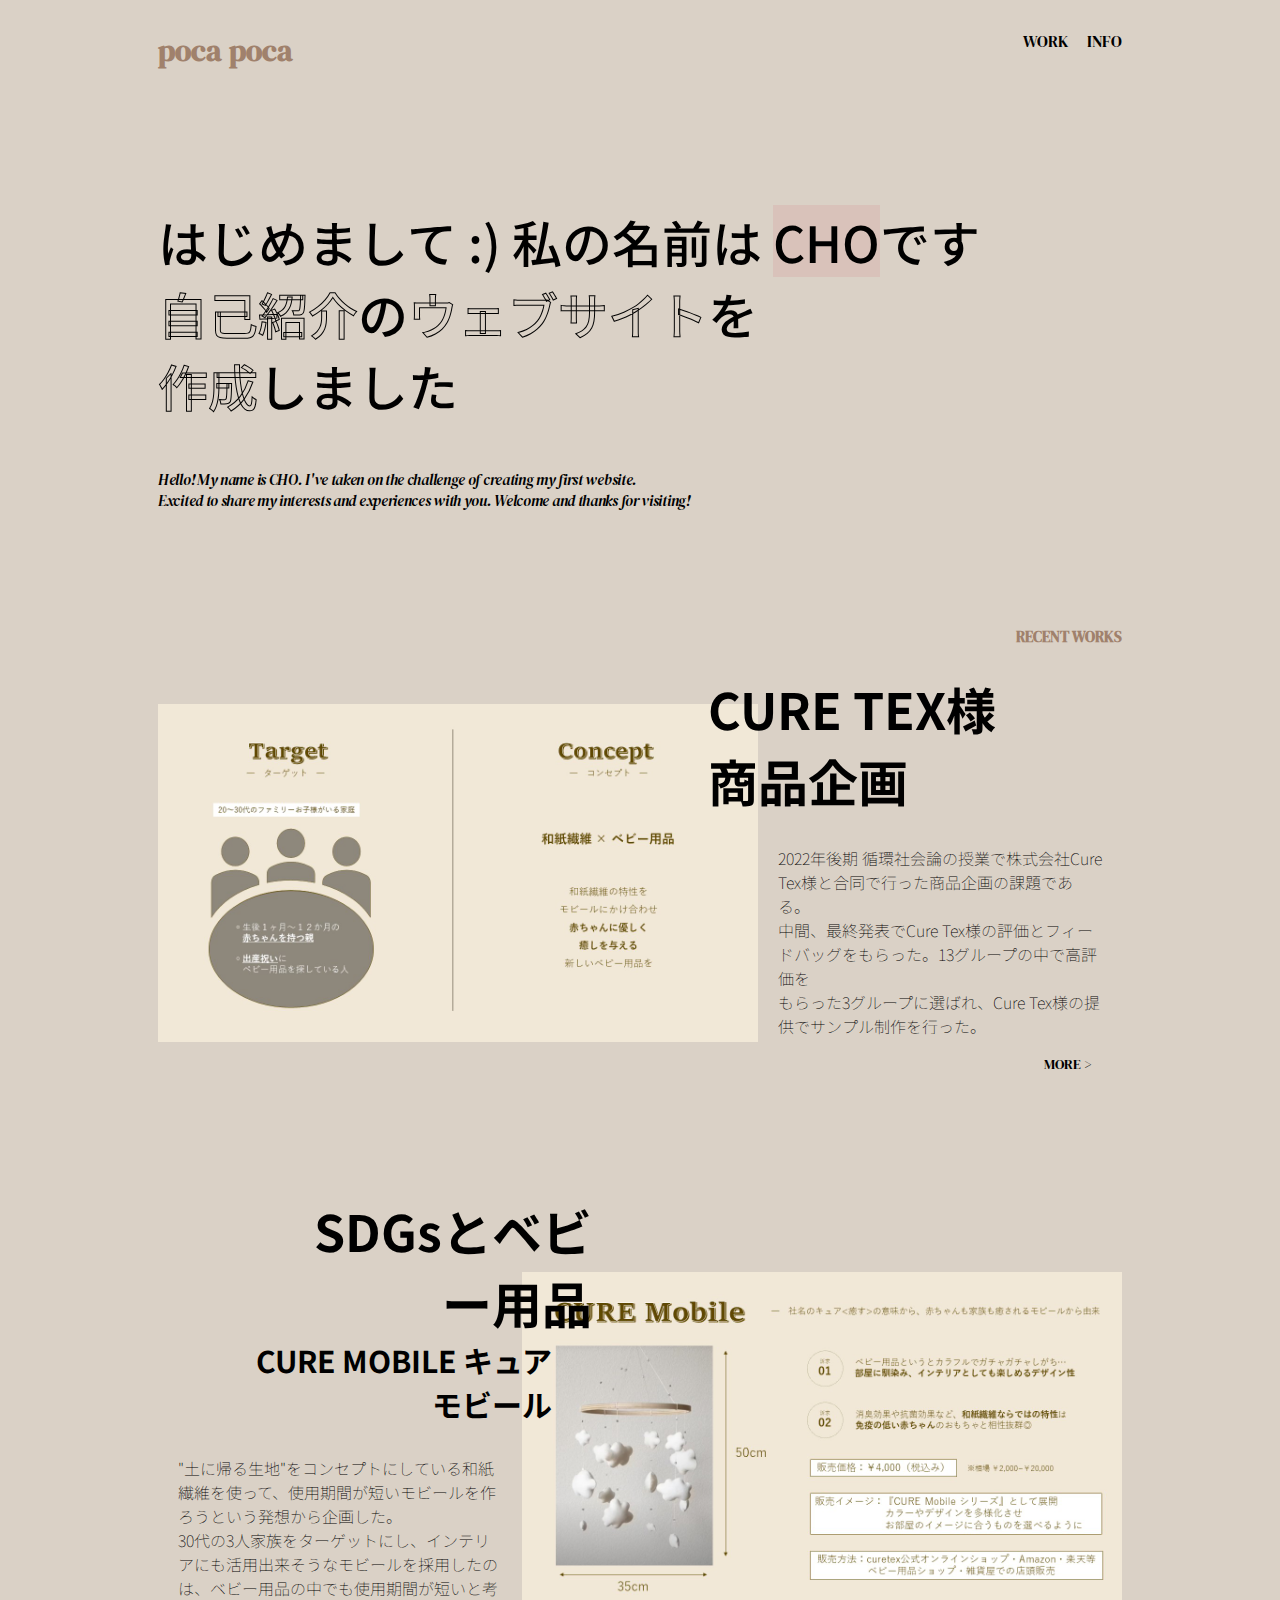
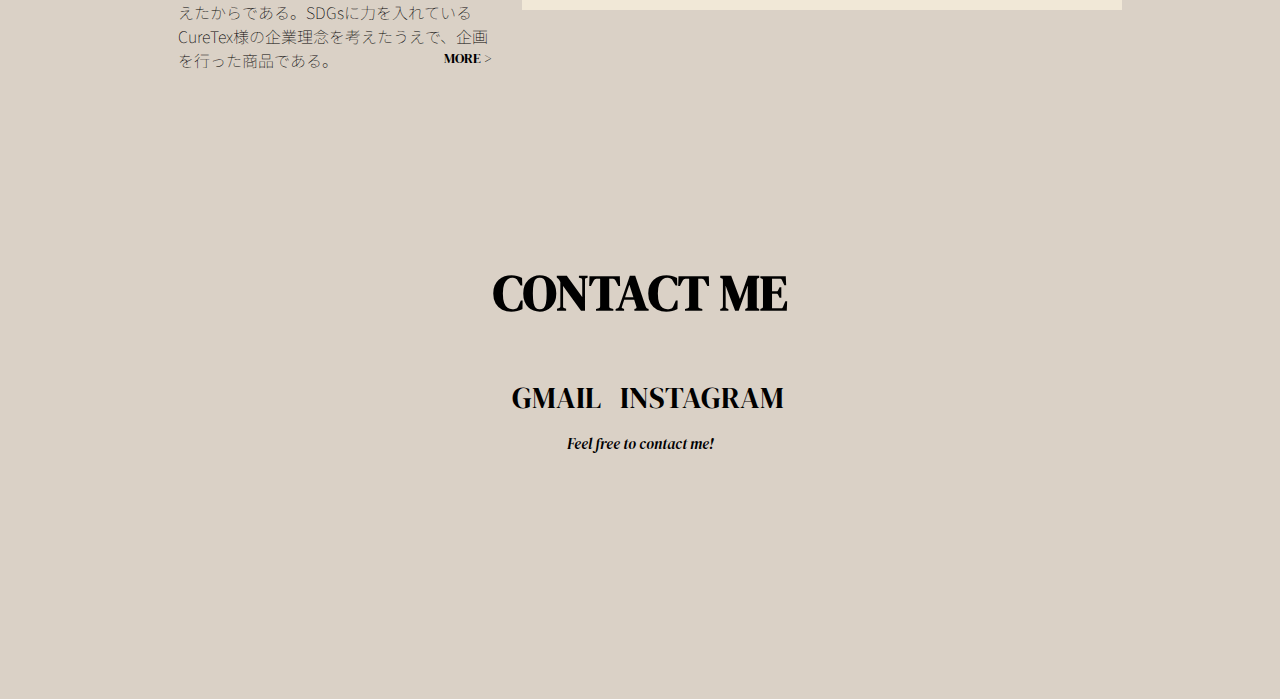
<file: index.html>
<!DOCTYPE html>

<html lang="en">

<head>
    <meta charset="UTF-8">
    <meta name="viewport" content="width=device-width, initial-scale=1.0">
    <title>about</title>

    <link rel="stylesheet" type="text/css" href="style.css">

    <link href="https://fonts.googleapis.com/css2?family=DM+Serif+Display&display=swap" rel="stylesheet">
    <link href="https://fonts.googleapis.com/css2?family=DM+Serif+Display&family=Noto+Sans+JP&family=Yusei+Magic&display=swap" rel="stylesheet">

   


</head>

<body>

    <div class="frame">

        <nav class="navigator">
            <h3 class="site-name">poca poca</h3>
            <ul>
                <li><a class="nav-menu" href="index.html">WORK</a></li>
                <li><a class="nav-menu" href="info.html">INFO</a></li>
            </ul>
        </nav>


        <div class="dashboard">
            <h1 class="japanese-comment">はじめまして :) 私の名前は <a class="sample">CHO</a>です<br>
                <a class="highlight type1">自己紹介</a>の<a class="highlight type2">ウェブサイト</a>を<br>
                <a class="highlight type3">作成</a>しました</h1>

            <p class="english-comment">Hello! My name is CHO. I've taken on the challenge of creating my first website. <br>Excited to share my interests and experiences with you. Welcome and thanks for visiting!</p>

        </div>

            

        <h5 class="recent-menu"> RECENT WORKS </h5>

        <div class="recent-works">
            <div class="article" id="arti1">
                <img class="thumnail" id="thumb1" src="thumnail1.jpg">
                <div class="article-info">
                    <h3 class="article-name" id="name1">CURE TEX様 商品企画</h3>
                    <p class="article-comment">2022年後期 循環社会論の授業で株式会社Cure Tex様と合同で行った商品企画の課題である。<br>中間、最終発表でCure Tex様の評価とフィードバッグをもらった。13グループの中で高評価を<br>もらった3グループに選ばれ、Cure Tex様の提供でサンプル制作を行った。</p>
                    <a class="more">MORE ></a>
                </div>
            </div>

            <div class="article" id="arti2">
                <div class="article-info">
                    <h3 class="article-name" id="name2-1">SDGsとベビー用品</h3>
                    <h3 class="article-name" id="name2-2">CURE MOBILE キュアモビール</h3>
                    <p class="article-comment" id="comment2">"土に帰る生地"をコンセプトにしている和紙繊維を使って、使用期間が短いモビールを作ろうという発想から企画した。<br>30代の3人家族をターゲットにし、インテリアにも活用出来そうなモビールを採用したのは、ベビー用品の中でも使用期間が短いと考えたからである。SDGsに力を入れているCureTex様の企業理念を考えたうえで、企画を行った商品である。
                    <a class="more">MORE ></a>
                </div>
                <img class="thumnail" id="thumb1" src="thumnail2.jpg">
            </div>
        </div>

        <footer class="footer">
            <h3 class="contact">CONTACT ME</h3>
            <div class="links">
                <a class="GMAIL" href="mailto:dreamplaysixk@gmail.com">GMAIL</a>
                <a class="instagram" href="http://instagram.com/lovelyjinjichan">INSTAGRAM</a>
            </div>
            <p>Feel free to contact me!</p>
        </footer>
                

    </div>    
 

</body>

</html>
</file>
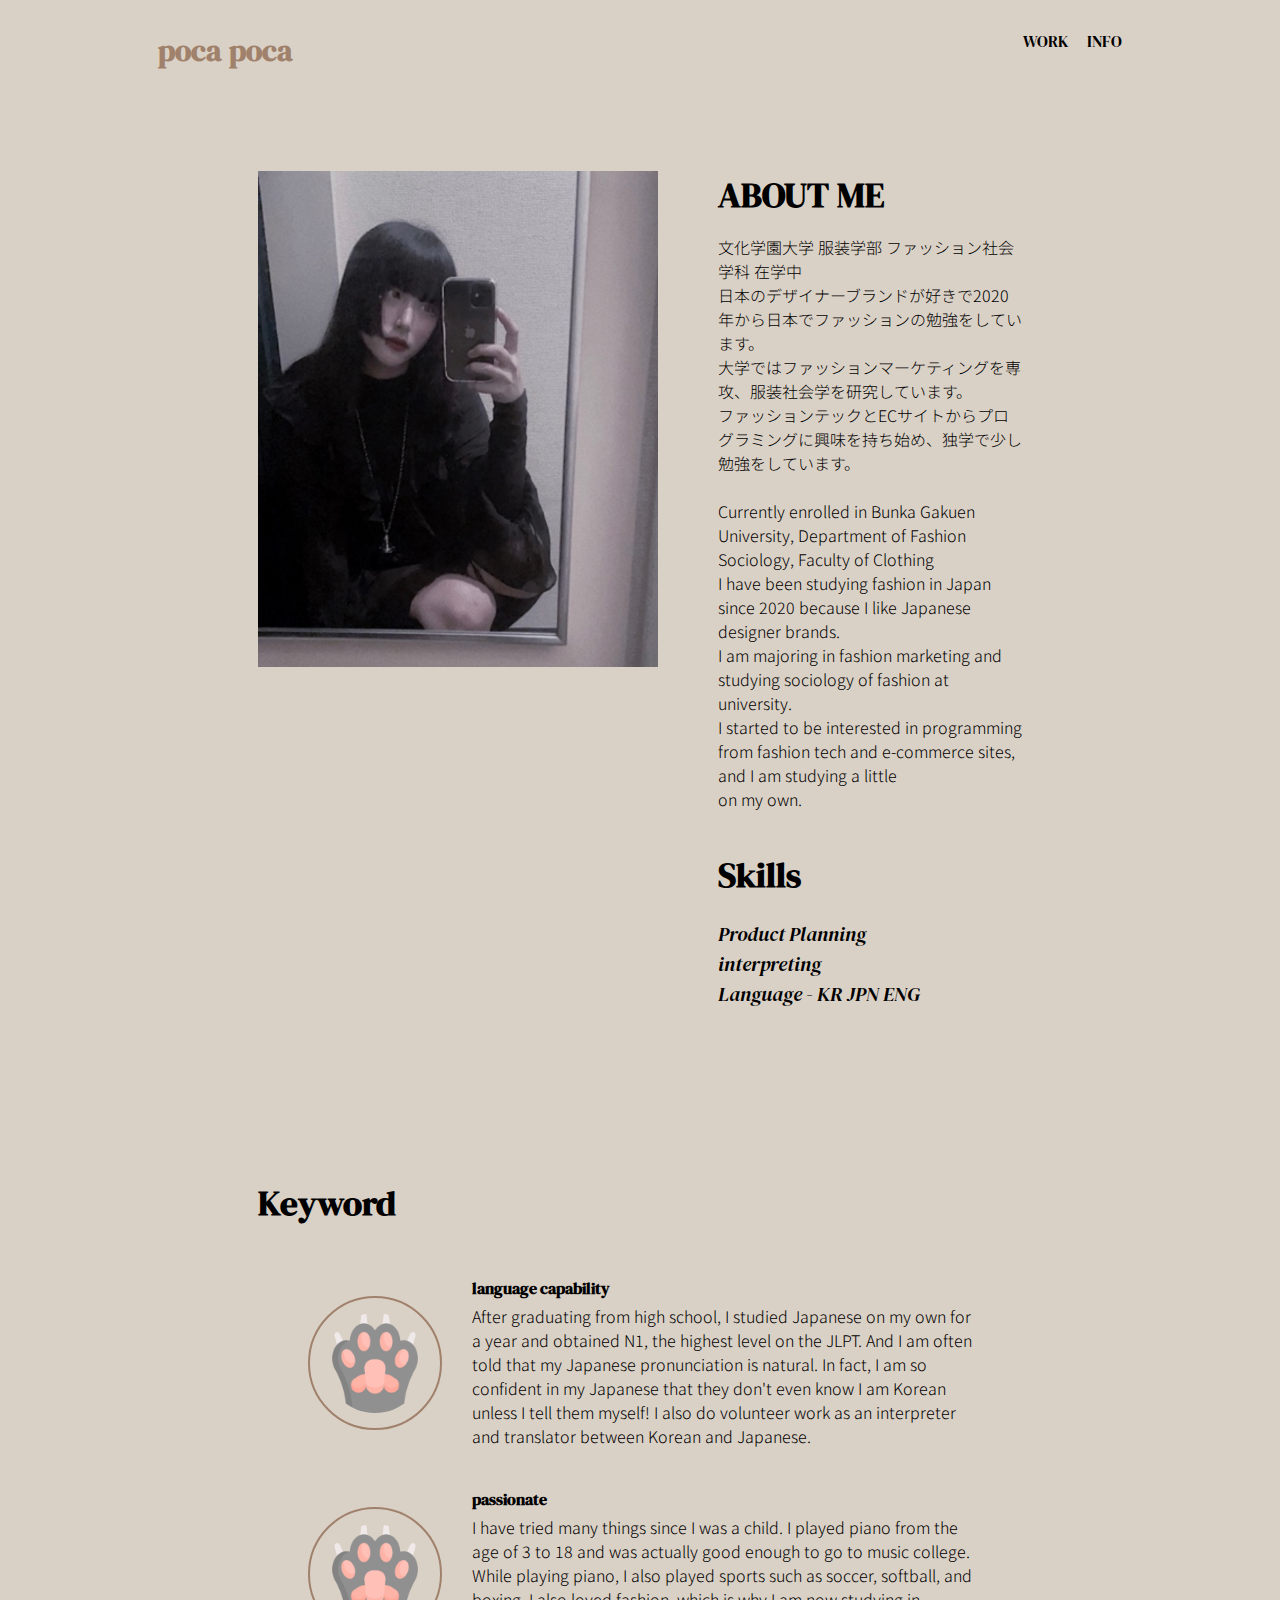
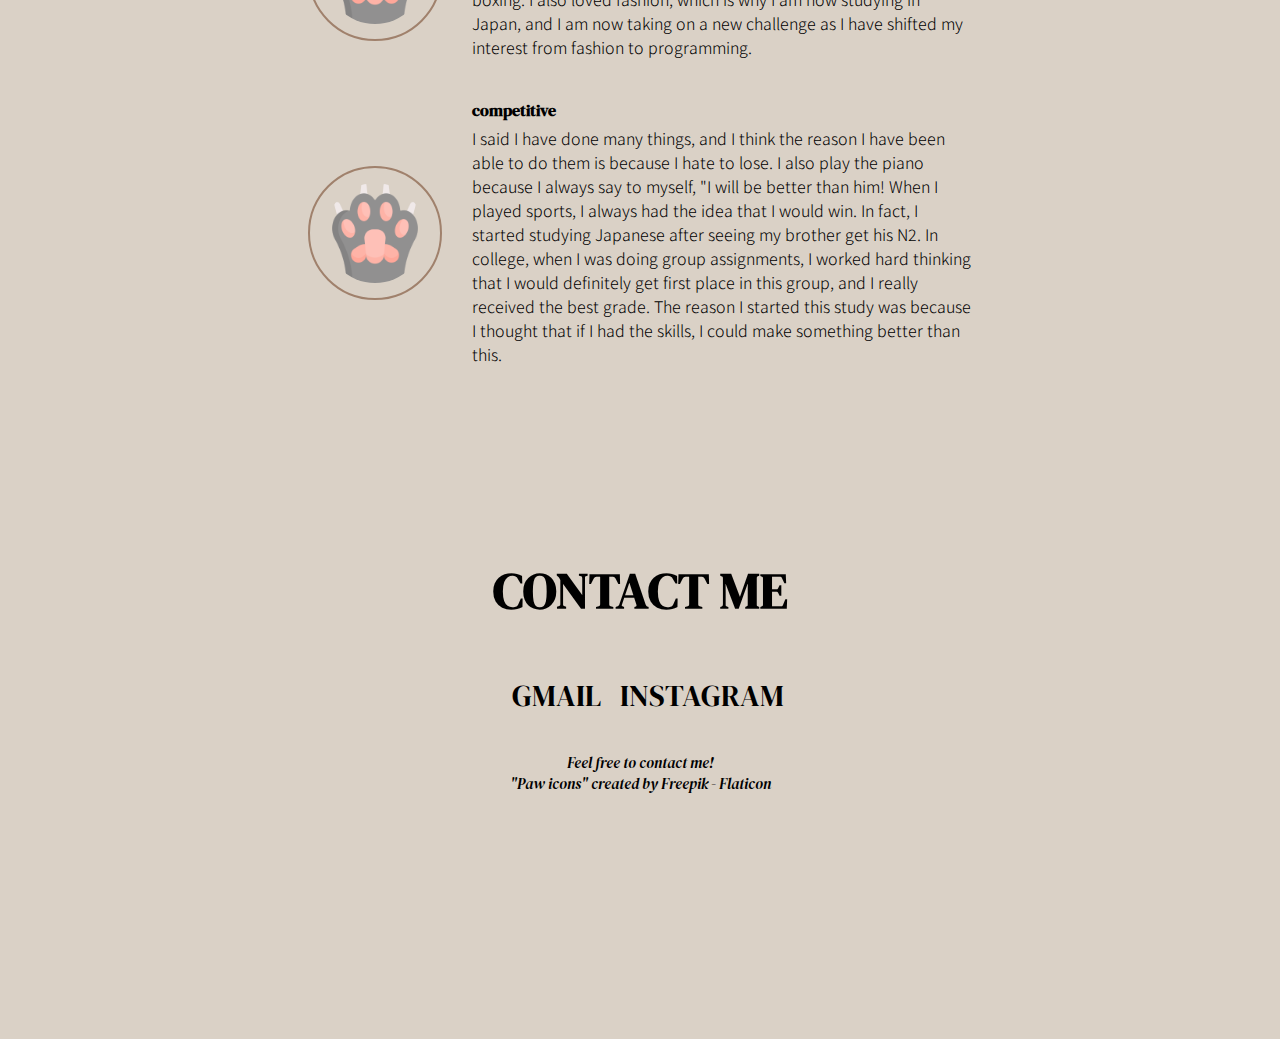
<file: info.html>
<!DOCTYPE html>

<html lang="en">

<head>
    <meta charset="UTF-8">
    <meta name="viewport" content="width=device-width, initial-scale=1.0">
    <title>INFO</title>

    <link rel="stylesheet" type="text/css" href="style.css">

    <link href="https://fonts.googleapis.com/css2?family=DM+Serif+Display&display=swap" rel="stylesheet">
    <link href="https://fonts.googleapis.com/css2?family=DM+Serif+Display&family=Noto+Sans+JP&family=Yusei+Magic&display=swap" rel="stylesheet">

</head>


<body>

    <div class="frame">

        <nav class="navigator">
            <h3 class="site-name">poca poca</h3>
            <ul>
                <li><a class="nav-menu" href="index.html">WORK</a></li>
                <li><a class="nav-menu" href="info.html">INFO</a></li>
            </ul>
        </nav>

        <div class="profile-section">
            <img id="profile-picture" src="profile.jpg">
            <div class="introduction">
                <h2>ABOUT ME</h2>
                <p>文化学園大学 服装学部 ファッション社会学科 在学中<br>日本のデザイナーブランドが好きで2020年から日本でファッションの勉強をしています。<br>大学ではファッションマーケティングを専攻、服装社会学を研究しています。<br>ファッションテックとECサイトからプログラミングに興味を持ち始め、独学で少し勉強をしています。<br><br>Currently enrolled in Bunka Gakuen University, Department of Fashion Sociology, Faculty of Clothing<br>
        
                    I have been studying fashion in Japan since 2020 because I like Japanese designer brands.<br>
                    I am majoring in fashion marketing and studying sociology of fashion at university.<br>
                    I started to be interested in programming from fashion tech and e-commerce sites, and I am studying a little<br> on my own.</p>

                <h2>Skills</h2>
                <p id="skills">Product Planning<br>interpreting<br>Language - KR JPN ENG</p>
            </div>
        </div>

        <h5 class="keyword-menu">Keyword</h5>

        <div class="keyword-section">

            <div class="keyword">
                <img class="keyword-icon" src="paw.png">
                <div class="keyword-intro">
                    <h4 class="keyword-name">language capability</h4>
                    <p class="keyword-exp">After graduating from high school, I studied Japanese on my own for a year and obtained N1, the highest level on the JLPT. And I am often told that my Japanese pronunciation is natural. In fact, I am so confident in my Japanese that they don't even know I am Korean unless I tell them myself! I also do volunteer work as an interpreter and translator between Korean and Japanese.</p>
                </div>
            </div>

            <div class="keyword">
                <img class="keyword-icon" src="paw.png">
                <div class="keyword-intro">
                    <h4 class="keyword-name">passionate</h4>
                    <p class="keyword-exp">I have tried many things since I was a child. I played piano from the age of 3 to 18 and was actually good enough to go to music college. While playing piano, I also played sports such as soccer, softball, and boxing. I also loved fashion, which is why I am now studying in Japan, and I am now taking on a new challenge as I have shifted my interest from fashion to programming.</p>
                </div>
            </div>

            <div class="keyword">
                <img class="keyword-icon" src="paw.png">
                <div class="keyword-intro">
                    <h4 class="keyword-name">competitive</h4>
                    <p class="keyword-exp">I said I have done many things, and I think the reason I have been able to do them is because I hate to lose. I also play the piano because I always say to myself, "I will be better than him! When I played sports, I always had the idea that I would win. In fact, I started studying Japanese after seeing my brother get his N2. In college, when I was doing group assignments, I worked hard thinking that I would definitely get first place in this group, and I really received the best grade. The reason I started this study was because I thought that if I had the skills, I could make something better than this.</p>
                </div>
            </div>

           
        </div>

        <footer class="footer">
            <h3 class="contact">CONTACT ME</h3>
            <div class="links">
                <a class="GMAIL" href="mailto:dreamplaysixk@gmail.com">GMAIL</a>
                <a class="instagram" href="instagram.com/lovelyjinjichan">INSTAGRAM</a>
            </div>
            <p class="footer-comment"><br>Feel free to contact me!<br><a href="https://www.flaticon.com/free-icons/paw" title="paw icons">"Paw icons" created by Freepik - Flaticon</a></p>
        </footer>

    </div>



</body>
</html>
</file>
<file: style.css>
body{
    background-color: #DAD1C6;
    
}

.frame{
    margin: 30px 150px;
    display: flex;
    flex-direction: column;
}

/*navigator*/

.navigator{
    display: flex;
    flex-direction: row;
    justify-content: space-between;
}

li{
    display: inline;
    align-self: center;
    margin: 0;
    margin-left: 15px;

}

ul{
    margin: 0;

}

.site-name{
    margin: 0;
    font-family: 'DM Serif Display', serif;
    font-size: 30px;
    color: #A0816C;
}

.nav-menu{
    font-family:"DM serif Display", serif;
    font-weight: 400;
    font-size: 16px;

}

a{
    color: black;
    text-decoration: none;
}

a:hover{
    color: white;
    transition: 0.3s;

}

/*dashboard*/

.dashboard{
    display: flex;
    flex-direction: column;
    margin-top: 100px;
}

.japanese-comment{
    font-family: 'Noto Sans JP', sans-serif;
    font-weight: 500;
    font-size: 50px;
}

.sample{
    background-color: #d9c2ba;
}

.sample:hover{
    background-color: transparent;
    color: #DAD1C6;
    -webkit-text-stroke: 1px black;
    transition: none;
}

.highlight{
    color: #DAD1C6;
    -webkit-text-stroke: 1px black;
}

.highlight:hover{
    background-color: #d9c2ba;
    color: black;
    transition: none;
}

.type1:hover{
    background-color: #98aeb6;
}

.type2:hover{
    background-color: #998577;
}

.type3:hover{
    background-color: #F7F1AE;
}

.english-comment{
    font-family:"DM serif Display", serif;
    font-weight: 400;
    font-size: 15px;
    font-style: italic;

    letter-spacing: -0.3px;
}

/*recent works*/

.recent-menu{
    font-family: "DM Serif Display", serif;
    font-size: 15px;
    font-weight: 700;
    color: #A0816C;

    text-align: right; 
    margin-top: 100px;

}

/*footer*/

.footer{
    display: flex;
    flex-direction: column;
    align-items: center;
    margin-bottom: 200px;

}

.contact{
    font-family:"DM serif Display", serif;
    font-size: 50px;
    font-weight: 700;
    color: black;
    margin-bottom: 20;

}

.links>a{
    font-family:"DM serif Display", serif;
    font-size: 30px;
    font-weight: 400;
    margin-left: 15px;
}

.footer>p{
    font-family:"DM serif Display", serif;
    font-weight: 400;
    font-size: 15px;
    font-style: italic;
}

/*INFO Section*/

/*profile-section*/

.profile-section{
    display: flex;
    flex-direction: row;
    justify-content: center;
    align-items: flex-start;

    margin: 100px 100px;
}

#profile-picture{
    width: 400px;
    margin-right: 60px;
}

.introduction>h2{
    margin: 0px;
    font-family: "DM serif Display", serif;
    font-size: 35px;
}

.introduction>p{
    font-family: 'Noto Sans JP', sans-serif;
    font-weight: 300;
    font-size: 16px;

    margin-bottom: 40px;
}

#skills{
    font-family: "DM serif Display", serif;
    font-weight: 400;
    font-size: 20px;
    font-style: italic;
    line-height: 30px;
}

/*keyword section*/

.keyword-menu{
    font-family: "DM serif Display", serif;
    font-size: 35px;
    margin: 30px 100px;
}

.keyword-section{
    display: flex;
    flex-direction: column;
    justify-content: flex-start;
    align-content: center;
    margin: 100px 150px;
    margin-top: 20px;
}

.keyword{
    display: flex;
    flex-direction: row;
    margin-bottom: 40px;
    align-items: center;
}

.keyword-icon{
    width: 100px;
    height: 100px;
    padding: 15px;
    border: 2px;
    border: 2px solid #A0816C;
    border-radius: 100px;
}

.keyword-intro{
    margin-left: 30px;
}

.keyword-name{
    font-family:"DM serif Display", serif;
    font-weight: 700px;
    margin-top: 0px;
    margin-bottom: 5px;
}

.keyword-exp{
    font-family: 'Noto Sans JP', sans-serif;
    font-weight: 300;
    font-size: 16px;
    margin: 0px;
}




/*footer section*/

.footer-comment{
    text-align: center;
}

a[title="paw icons"]:hover{
    color: black;
    text-decoration: underline;
}

/*recent-works*/

.recent-works{
    display: flex;
    flex-direction: column;
}

.article{
    display: flex;
    flex-direction: row;
    margin-bottom: 120px;
    align-items: center;
}

.thumnail{
    width: 600px;
}

.article-info{
    margin: 0px 20px;
   
}

.article-name{
    font-family: 'Noto Sans JP', sans-serif;
    font-size: 30px;
    margin-top: 0px;
    margin-bottom: 30px;
}

.article-name:hover{
    color: pink;
    -webkit-text-stroke: 1px black;
    transition: 0.3s;
}

.article-comment{
    font-family: 'Noto Sans JP', sans-serif;
    font-size: 16px;
    font-weight: 100;
}

.more{
    width: content;
    height: content;
    float: right;
    margin-right: 10px;
    font-family:"DM serif Display", serif;
    font-size: 14px;
    background-color: transparent;
    border: 0px;
    outline: none;
    padding: 0px;
}

#name1{
    font-size: 50px;
    position: relative;
    right: 70px;
}

#name1:hover{
    color: #98aeb6;
}

#name2-1{
    font-size: 50px;
    text-align: right;
    position: relative;
    left: 90px;
    margin-bottom: 0px;
}

#name2-1:hover{
    color: antiquewhite;

}

#name2-2{
    text-align: right;
    position: relative;
    left: 50px;
}
</file>
